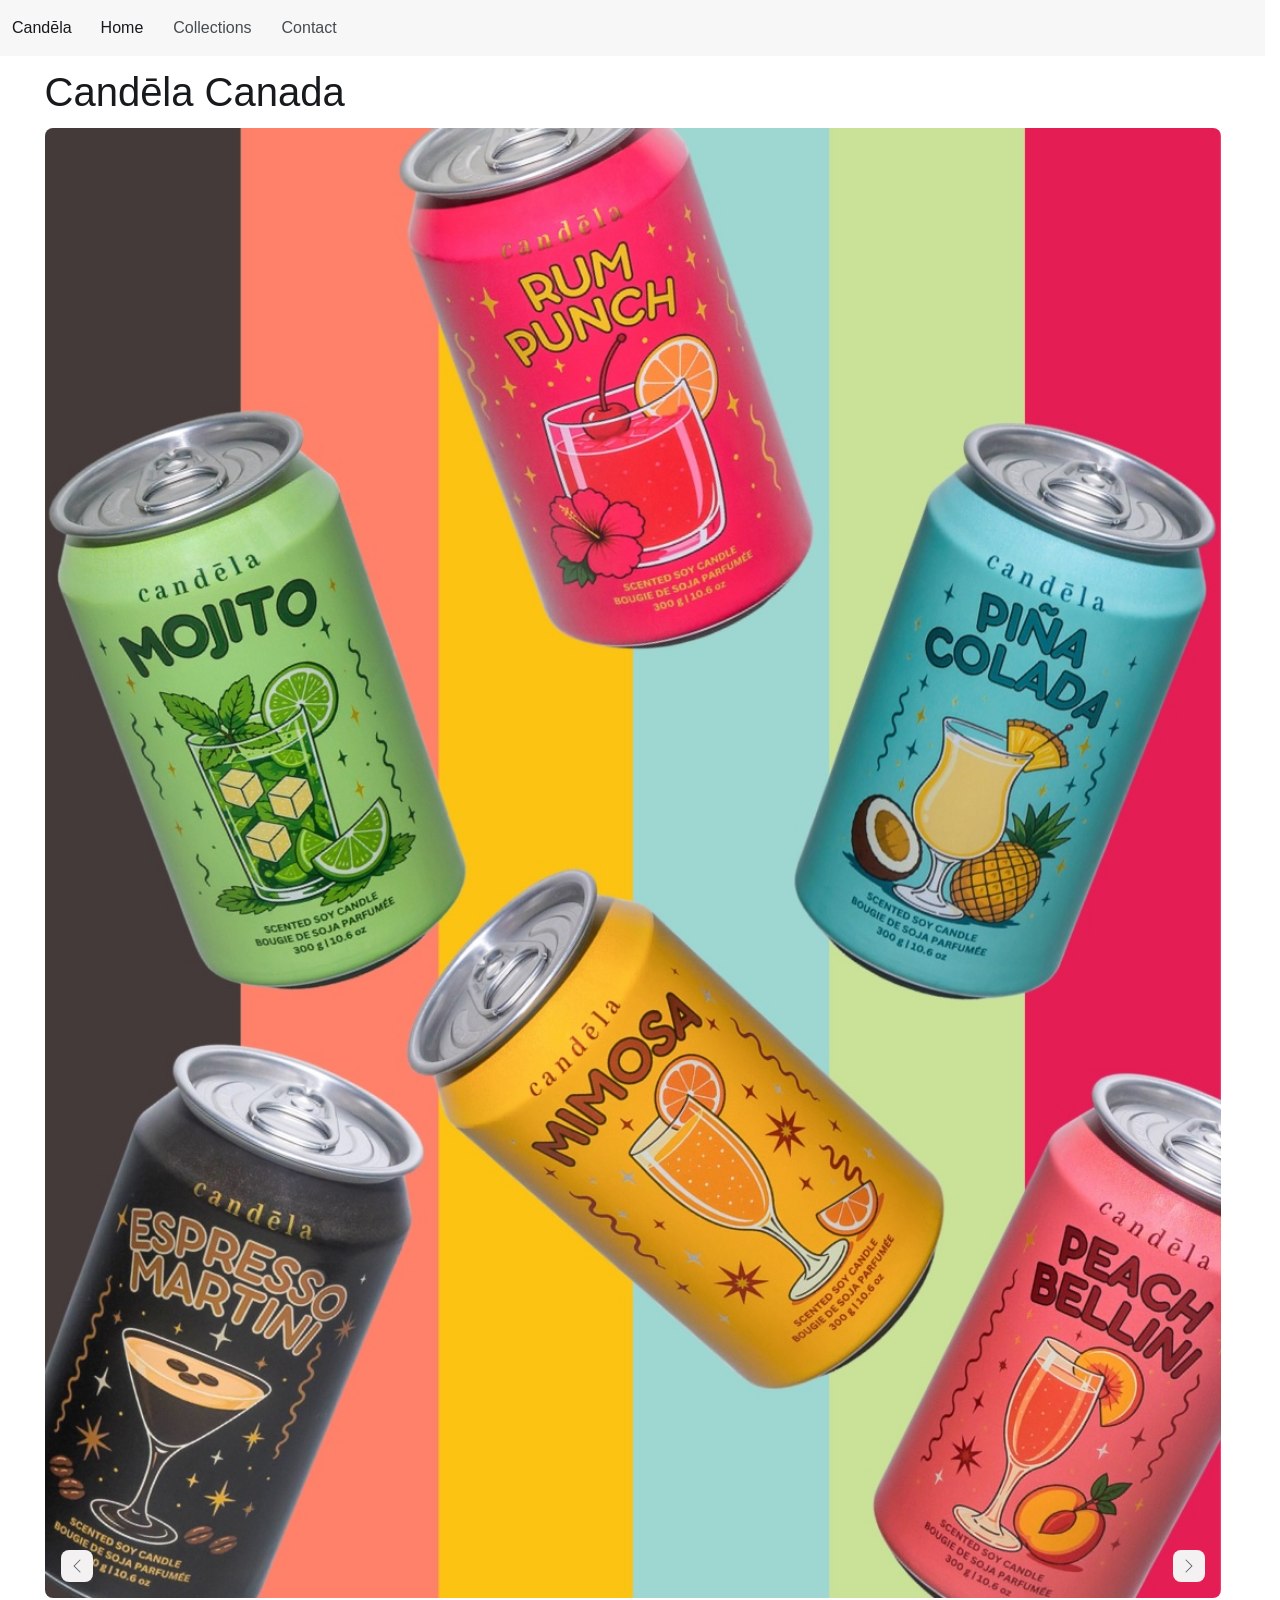
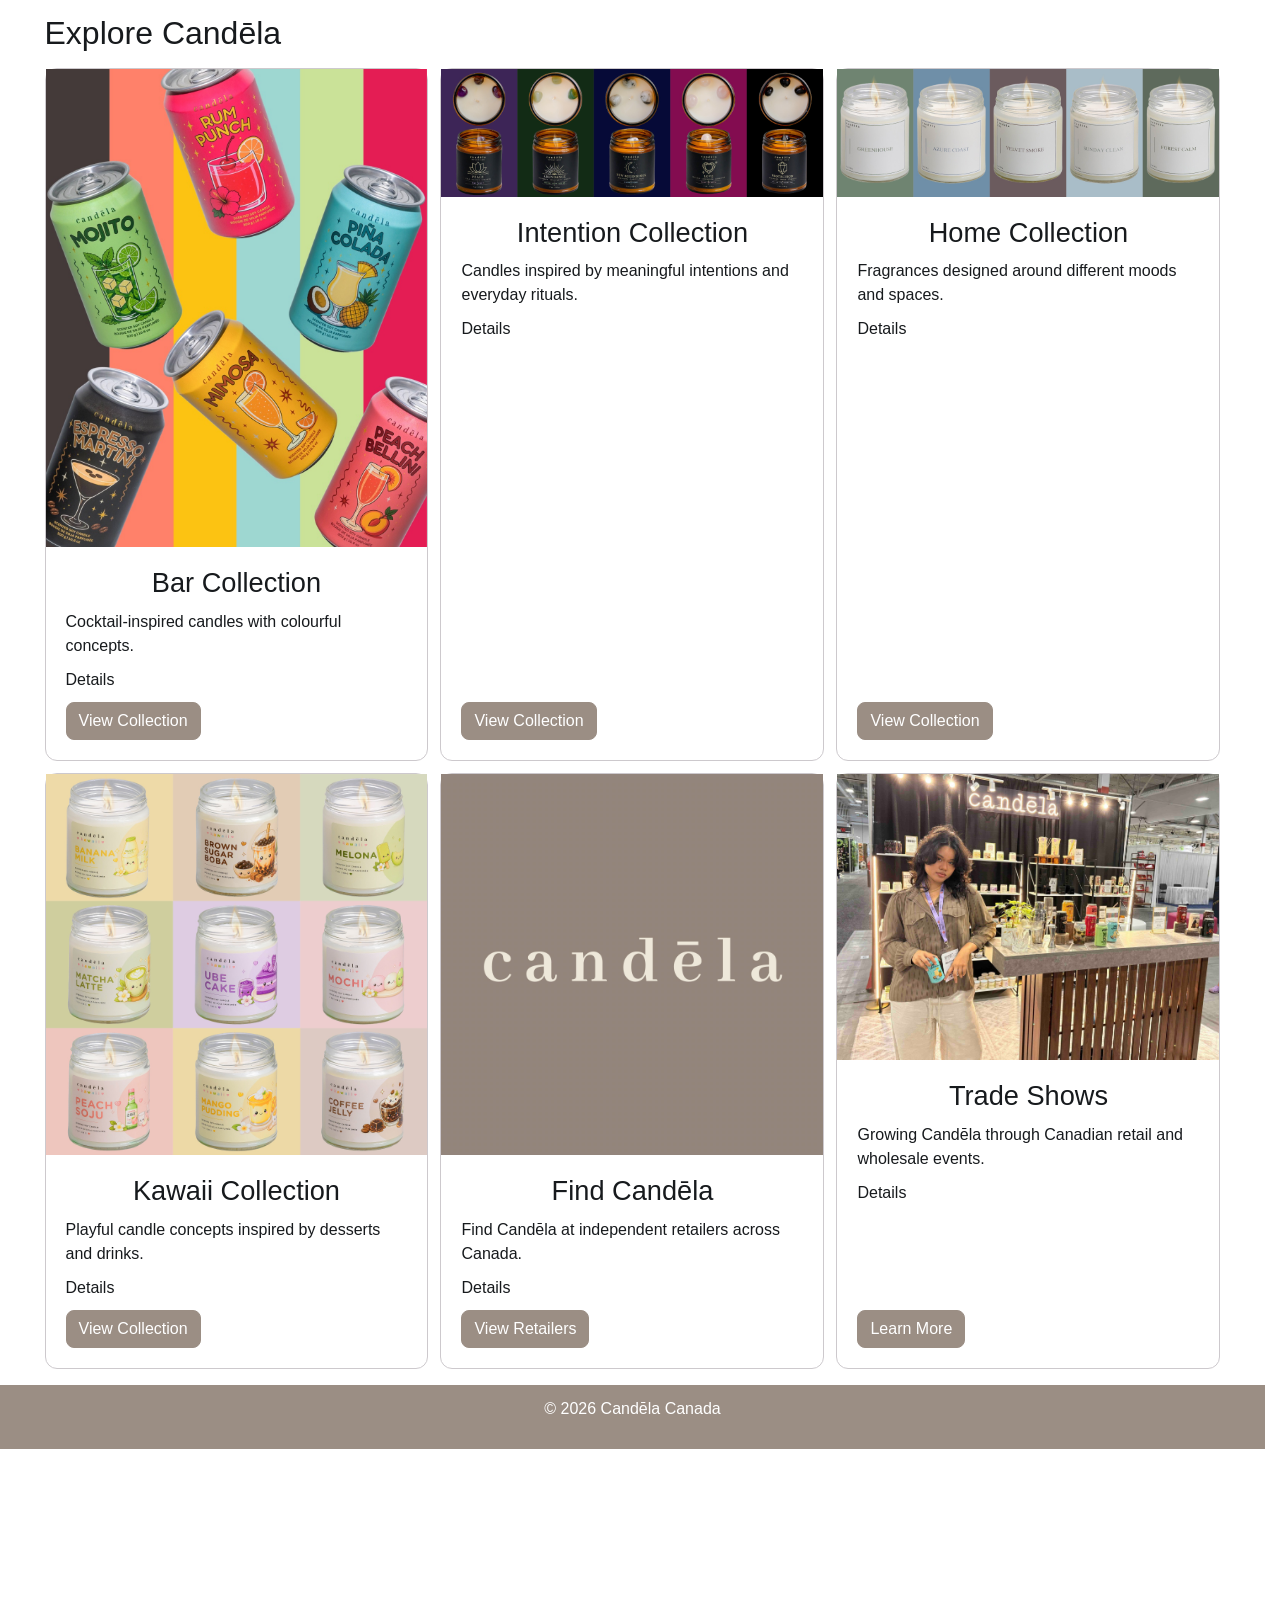
<file: index.html>
<!DOCTYPE html>
<html lang="en">

<head>
    <meta charset="UTF-8">
    <meta name="viewport" content="width=device-width, initial-scale=1.0">
    <title>Candēla Home</title>

    <link rel="stylesheet" href="css/bootstrap.min.css">
    <link rel="stylesheet" href="css/style.css">

    <script type="module" src="js/bootstrap.bundle.min.js"></script>
</head>

<body>

    <nav class="navbar md:navbar-expand bg-1">
        <div class="container-fluid">

            <a class="navbar-brand" href="index.html">Candēla</a>

            <button class="btn-icon navbar-toggler"
                type="button"
                data-bs-toggle="drawer"
                data-bs-target="#navbarNav"
                aria-controls="navbarNav"
                aria-expanded="false"
                aria-label="Toggle navigation">

                <span class="navbar-toggler-icon" aria-hidden="true"></span>
            </button>

            <dialog class="drawer drawer-end"
                tabindex="-1"
                id="navbarNav"
                aria-labelledby="navbarNavLabel">

                <div class="drawer-header">
                    <h5 class="drawer-title" id="navbarNavLabel">Menu</h5>

                    <button type="button"
                        class="btn-close"
                        data-bs-dismiss="drawer"
                        aria-label="Close">
                    </button>
                </div>

                <div class="drawer-body">
                    <ul class="navbar-nav">

                        <li class="nav-item">
                            <a class="nav-link active"
                                aria-current="page"
                                href="index.html">
                                Home
                            </a>
                        </li>

                        <li class="nav-item">
                            <a class="nav-link" href="#">
                                Collections
                            </a>
                        </li>

                        <li class="nav-item">
                            <a class="nav-link" href="contact.html">
                                Contact
                            </a>
                        </li>

                    </ul>
                </div>

            </dialog>

        </div>
    </nav>

    <main>

        <div class="container mt-3">

            <h1 class="my-4">Candēla Canada</h1>

            <div id="heroCarousel" class="carousel carousel-overlay">

                <div class="carousel-inner rounded-5">

                    <div class="carousel-item active">
                        <img src="images/candle1.jpg"
                            class="d-block w-100"
                            alt="Candēla Bar Collection candles">
                    </div>

                    <div class="carousel-item">
                        <img src="images/candle2.jpg"
                            class="d-block w-100"
                            alt="Candēla Intention Collection candles">
                    </div>

                    <div class="carousel-item">
                        <img src="images/candle3.jpg"
                            class="d-block w-100"
                            alt="Candēla Home Collection candles">
                    </div>

                </div>

                <div class="carousel-overlay-controls">

                    <button class="btn-icon btn-sm btn-subtle theme-secondary"
                        type="button"
                        data-bs-target="#heroCarousel"
                        data-bs-slide="prev">

                        <span class="carousel-icon-prev" aria-hidden="true"></span>
                        <span class="visually-hidden">Previous</span>
                    </button>

                    <button class="btn-icon btn-sm btn-subtle theme-secondary"
                        type="button"
                        data-bs-target="#heroCarousel"
                        data-bs-slide="next">

                        <span class="carousel-icon-next" aria-hidden="true"></span>
                        <span class="visually-hidden">Next</span>
                    </button>

                </div>

            </div>

        </div>

        <div class="container mt-5">

            <h2 class="my-5">Explore Candēla</h2>

            <div class="row g-4">

                <div class="col-12 md:col-6 lg:col-4">

                    <article class="card h-100">

                        <img src="images/candle1.jpg"
                            class="w-100"
                            alt="Candēla Bar Collection candles">

                        <div class="card-body d-flex flex-column align-items-center">

                            <h3 class="card-title">Bar Collection</h3>

                            <p class="card-text">
                                Cocktail-inspired candles with colourful concepts.
                            </p>

                            <details class="accordion-item w-100">
                                <summary class="accordion-header">
                                    Details
                                </summary>

                                <div class="accordion-body">
                                    The Bar Collection includes Mojito, Rum Punch,
                                    Piña Colada, Mimosa, Espresso Martini,
                                    and Peach Bellini.
                                </div>
                            </details>

                            <button class="btn-solid theme-primary mt-auto"
                                type="button"
                                data-bs-toggle="dialog"
                                data-bs-target="#candleDialog1">
                                View Collection
                            </button>

                        </div>

                    </article>

                    <dialog class="dialog" id="candleDialog1">

                        <div class="dialog-header">
                            <h4>Bar Collection</h4>

                            <button type="button"
                                class="btn-close"
                                data-bs-dismiss="dialog"
                                aria-label="Close">
                            </button>
                        </div>

                        <div class="dialog-body">
                            Cocktail-inspired fragrances with bright and playful designs.
                        </div>

                        <div class="dialog-footer">
                            <button class="btn-solid theme-primary"
                                type="button"
                                data-bs-dismiss="dialog">
                                Close
                            </button>
                        </div>

                    </dialog>

                </div>

                <div class="col-12 md:col-6 lg:col-4">

                    <article class="card h-100">

                        <img src="images/candle2.jpg"
                            class="w-100"
                            alt="Candēla Intention Collection candles">

                        <div class="card-body d-flex flex-column align-items-center">

                            <h3 class="card-title">Intention Collection</h3>

                            <p class="card-text">
                                Candles inspired by meaningful intentions and everyday rituals.
                            </p>

                            <details class="accordion-item w-100">
                                <summary class="accordion-header">
                                    Details
                                </summary>

                                <div class="accordion-body">
                                    The Intention Collection includes Peace,
                                    Abundance, New Beginnings, Love, and Protection.
                                </div>
                            </details>

                            <button class="btn-solid theme-primary mt-auto"
                                type="button"
                                data-bs-toggle="dialog"
                                data-bs-target="#candleDialog2">
                                View Collection
                            </button>

                        </div>

                    </article>

                    <dialog class="dialog" id="candleDialog2">

                        <div class="dialog-header">
                            <h4>Intention Collection</h4>

                            <button type="button"
                                class="btn-close"
                                data-bs-dismiss="dialog"
                                aria-label="Close">
                            </button>
                        </div>

                        <div class="dialog-body">
                            A collection inspired by positive intentions and personal moments.
                        </div>

                        <div class="dialog-footer">
                            <button class="btn-solid theme-primary"
                                type="button"
                                data-bs-dismiss="dialog">
                                Close
                            </button>
                        </div>

                    </dialog>

                </div>

                <div class="col-12 md:col-6 lg:col-4">

                    <article class="card h-100">

                        <img src="images/candle3.jpg"
                            class="w-100"
                            alt="Candēla Home Collection candles">

                        <div class="card-body d-flex flex-column align-items-center">

                            <h3 class="card-title">Home Collection</h3>

                            <p class="card-text">
                                Fragrances designed around different moods and spaces.
                            </p>

                            <details class="accordion-item w-100">
                                <summary class="accordion-header">
                                    Details
                                </summary>

                                <div class="accordion-body">
                                    The Home Collection includes Greenhouse,
                                    Azure Coast, Velvet Smoke, Sunday Clean,
                                    and Forest Calm.
                                </div>
                            </details>

                            <button class="btn-solid theme-primary mt-auto"
                                type="button"
                                data-bs-toggle="dialog"
                                data-bs-target="#candleDialog3">
                                View Collection
                            </button>

                        </div>

                    </article>

                    <dialog class="dialog" id="candleDialog3">

                        <div class="dialog-header">
                            <h4>Home Collection</h4>

                            <button type="button"
                                class="btn-close"
                                data-bs-dismiss="dialog"
                                aria-label="Close">
                            </button>
                        </div>

                        <div class="dialog-body">
                            Home fragrances inspired by clean spaces,
                            woods, florals, and warm interiors.
                        </div>

                        <div class="dialog-footer">
                            <button class="btn-solid theme-primary"
                                type="button"
                                data-bs-dismiss="dialog">
                                Close
                            </button>
                        </div>

                    </dialog>

                </div>

                <div class="col-12 md:col-6 lg:col-4">

                    <article class="card h-100">

                        <img src="images/candle4.jpg"
                            class="w-100"
                            alt="Candēla Kawaii Collection candles">

                        <div class="card-body d-flex flex-column align-items-center">

                            <h3 class="card-title">Kawaii Collection</h3>

                            <p class="card-text">
                                Playful candle concepts inspired by desserts and drinks.
                            </p>

                            <details class="accordion-item w-100">
                                <summary class="accordion-header">
                                    Details
                                </summary>

                                <div class="accordion-body">
                                    The Kawaii Collection includes Banana Milk,
                                    Brown Sugar Boba, Melona, Matcha Latte,
                                    Ube Cake, Mochi, Peach Soju, Mango Pudding,
                                    and Coffee Jelly.
                                </div>
                            </details>

                            <button class="btn-solid theme-primary mt-auto"
                                type="button"
                                data-bs-toggle="dialog"
                                data-bs-target="#candleDialog4">
                                View Collection
                            </button>

                        </div>

                    </article>

                    <dialog class="dialog" id="candleDialog4">

                        <div class="dialog-header">
                            <h4>Kawaii Collection</h4>

                            <button type="button"
                                class="btn-close"
                                data-bs-dismiss="dialog"
                                aria-label="Close">
                            </button>
                        </div>

                        <div class="dialog-body">
                            Colourful food and drink concepts turned into candle designs.
                        </div>

                        <div class="dialog-footer">
                            <button class="btn-solid theme-primary"
                                type="button"
                                data-bs-dismiss="dialog">
                                Close
                            </button>
                        </div>

                    </dialog>

                </div>

                <div class="col-12 md:col-6 lg:col-4">

                    <article class="card h-100">

                        <img src="images/candle5.jpg"
                            class="w-100"
                            alt="Candēla Canada logo">

                        <div class="card-body d-flex flex-column align-items-center">

                            <h3 class="card-title">Find Candēla</h3>

                            <p class="card-text">
                                Find Candēla at independent retailers across Canada.
                            </p>

                            <details class="accordion-item w-100">
                                <summary class="accordion-header">
                                    Details
                                </summary>

                                <div class="accordion-body">
                                    Retail partners include Hanji Gifts,
                                    Ash & Oak Gifts, Agent 99, Iwa Spa,
                                    Eugène Allard, Bébé Loup, Sprout Gift Co.,
                                    The Hygge, Sunday State, Murdoch’s Gem Shop,
                                    Point Grey Pharmacy, and Foxy Fox Coffee House.
                                </div>
                            </details>

                            <button class="btn-solid theme-primary mt-auto"
                                type="button"
                                data-bs-toggle="dialog"
                                data-bs-target="#candleDialog5">
                                View Retailers
                            </button>

                        </div>

                    </article>

                    <dialog class="dialog" id="candleDialog5">

                        <div class="dialog-header">
                            <h4>Find Candēla</h4>

                            <button type="button"
                                class="btn-close"
                                data-bs-dismiss="dialog"
                                aria-label="Close">
                            </button>
                        </div>

                        <div class="dialog-body">
                            Candēla is carried by retailers across Ontario,
                            Quebec, New Brunswick, Saskatchewan, Yukon,
                            British Columbia, Alberta, and PEI.
                        </div>

                        <div class="dialog-footer">
                            <button class="btn-solid theme-primary"
                                type="button"
                                data-bs-dismiss="dialog">
                                Close
                            </button>
                        </div>

                    </dialog>

                </div>

                <div class="col-12 md:col-6 lg:col-4">

                    <article class="card h-100">

                        <img src="images/candle6.jpeg"
                            class="w-100"
                            alt="Candēla founder at a Canadian trade show">

                        <div class="card-body d-flex flex-column align-items-center">

                            <h3 class="card-title">Trade Shows</h3>

                            <p class="card-text">
                                Growing Candēla through Canadian retail and wholesale events.
                            </p>

                            <details class="accordion-item w-100">
                                <summary class="accordion-header">
                                    Details
                                </summary>

                                <div class="accordion-body">
                                    Candēla has participated in the Canadian Gift
                                    Association trade show to connect with retailers
                                    and expand wholesale distribution.
                                </div>
                            </details>

                            <button class="btn-solid theme-primary mt-auto"
                                type="button"
                                data-bs-toggle="dialog"
                                data-bs-target="#candleDialog6">
                                Learn More
                            </button>

                        </div>

                    </article>

                    <dialog class="dialog" id="candleDialog6">

                        <div class="dialog-header">
                            <h4>Trade Shows</h4>

                            <button type="button"
                                class="btn-close"
                                data-bs-dismiss="dialog"
                                aria-label="Close">
                            </button>
                        </div>

                        <div class="dialog-body">
                            Trade shows have helped Candēla connect with
                            retail buyers and grow its wholesale presence across Canada.
                        </div>

                        <div class="dialog-footer">
                            <button class="btn-solid theme-primary"
                                type="button"
                                data-bs-dismiss="dialog">
                                Close
                            </button>
                        </div>

                    </dialog>

                </div>

            </div>

        </div>

    </main>

    <footer class="bg-primary fg-contrast-primary mt-5 p-4 text-center">
        <p>© 2026 Candēla Canada</p>
    </footer>

</body>

</html>
</file>
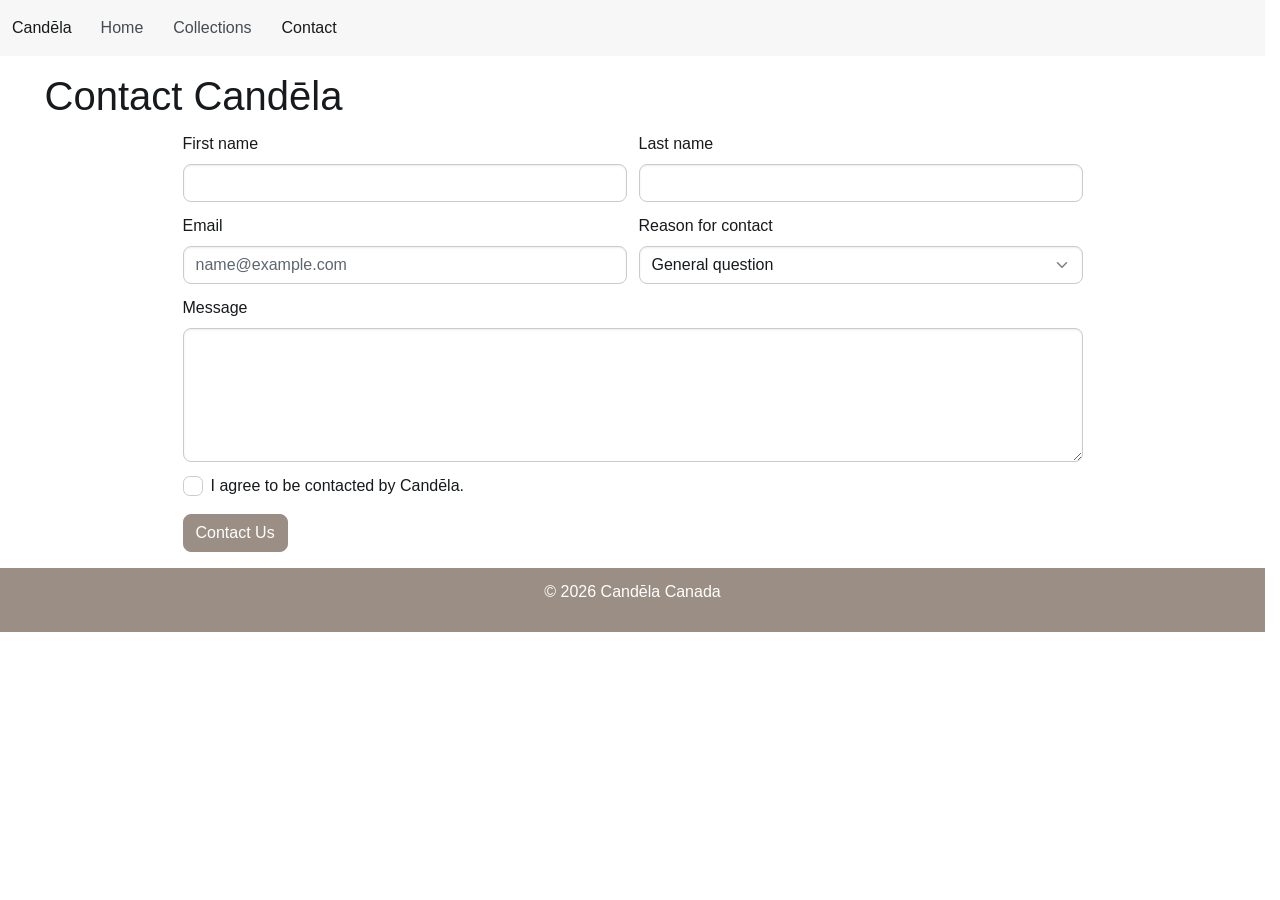
<file: contact.html>
<!DOCTYPE html>
<html lang="en">

<head>
    <meta charset="UTF-8">
    <meta name="viewport" content="width=device-width, initial-scale=1.0">
    <title>Candēla Contact</title>

    <link rel="stylesheet" href="css/bootstrap.min.css">
    <link rel="stylesheet" href="css/style.css">

    <script type="module" src="js/bootstrap.bundle.min.js"></script>
</head>

<body>

    <nav class="navbar md:navbar-expand bg-1">
        <div class="container-fluid">

            <a class="navbar-brand" href="index.html">Candēla</a>

            <button class="btn-icon navbar-toggler"
                type="button"
                data-bs-toggle="drawer"
                data-bs-target="#navbarNav"
                aria-controls="navbarNav"
                aria-expanded="false"
                aria-label="Toggle navigation">

                <span class="navbar-toggler-icon" aria-hidden="true"></span>
            </button>

            <dialog class="drawer drawer-end"
                tabindex="-1"
                id="navbarNav"
                aria-labelledby="navbarNavLabel">

                <div class="drawer-header">
                    <h5 class="drawer-title" id="navbarNavLabel">Menu</h5>

                    <button type="button"
                        class="btn-close"
                        data-bs-dismiss="drawer"
                        aria-label="Close">
                    </button>
                </div>

                <div class="drawer-body">
                    <ul class="navbar-nav">

                        <li class="nav-item">
                            <a class="nav-link" href="index.html">
                                Home
                            </a>
                        </li>

                        <li class="nav-item">
                            <a class="nav-link" href="#">
                                Collections
                            </a>
                        </li>

                        <li class="nav-item">
                            <a class="nav-link active"
                                aria-current="page"
                                href="contact.html">
                                Contact
                            </a>
                        </li>

                    </ul>
                </div>

            </dialog>

        </div>
    </nav>

    <main class="container mt-5">

        <h1 class="mb-4">Contact Candēla</h1>

        <form style="max-width: 900px" class="mx-auto">

            <div class="row g-4">

                <div class="md:col-6">
                    <div class="form-field">
                        <label for="firstName" class="form-label">
                            First name
                        </label>

                        <input type="text"
                            class="form-control"
                            id="firstName">
                    </div>
                </div>

                <div class="md:col-6">
                    <div class="form-field">
                        <label for="lastName" class="form-label">
                            Last name
                        </label>

                        <input type="text"
                            class="form-control"
                            id="lastName">
                    </div>
                </div>

                <div class="md:col-6">
                    <div class="form-field">
                        <label for="email" class="form-label">
                            Email
                        </label>

                        <input type="email"
                            class="form-control"
                            id="email"
                            placeholder="name@example.com">
                    </div>
                </div>

                <div class="md:col-6">
                    <div class="form-field">
                        <label for="reason" class="form-label">
                            Reason for contact
                        </label>

                        <select class="form-control" id="reason">
                            <option>General question</option>
                            <option>Wholesale inquiry</option>
                            <option>Retailer information</option>
                        </select>
                    </div>
                </div>

                <div class="col-12">
                    <div class="form-field">
                        <label for="message" class="form-label">
                            Message
                        </label>

                        <textarea class="form-control"
                            id="message"
                            rows="5">
                        </textarea>
                    </div>
                </div>

                <div class="col-12">
                    <div class="form-field">
                        <input type="checkbox"
                            id="consent"
                            class="check">

                        <label for="consent">
                            I agree to be contacted by Candēla.
                        </label>
                    </div>
                </div>

            </div>

            <button class="btn-solid theme-primary mt-5"
                type="submit">
                Contact Us
            </button>

        </form>

    </main>

    <footer class="bg-primary fg-contrast-primary mt-5 p-4 text-center">
        <p>© 2026 Candēla Canada</p>
    </footer>

</body>

</html>
</file>
<file: css/style.css>
:root {
  --bs-primary-bg: #9b8e84;
  --bs-primary-fg: #9b8e84;
  --bs-primary-fg-emphasis: #6f6259;
  --bs-primary-border: #9b8e84;
  --bs-primary-focus-ring: #9b8e84;
  --bs-primary-contrast: #ffffff;
}

.btn-solid.theme-primary {
  --bs-theme-bg: #9b8e84;
  --bs-theme-border: #9b8e84;
  --bs-theme-contrast: #ffffff;
}
</file>
